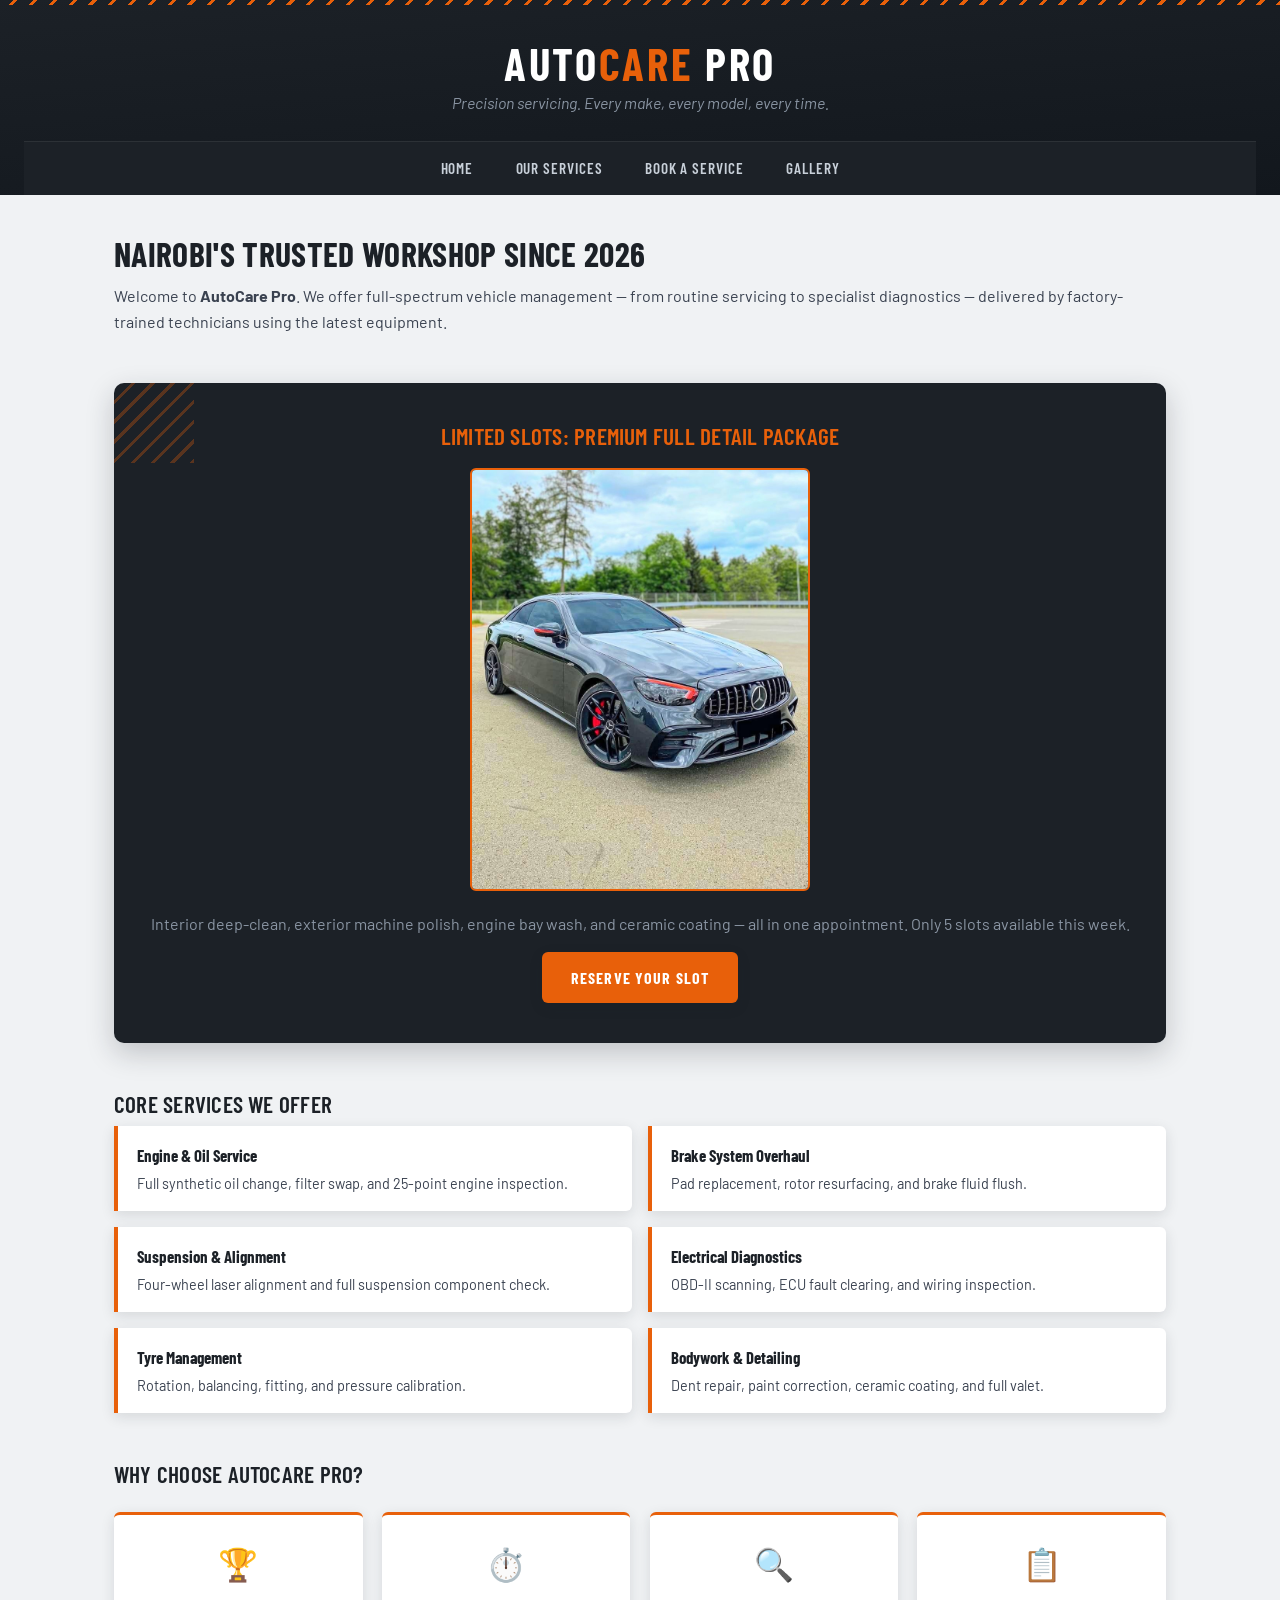
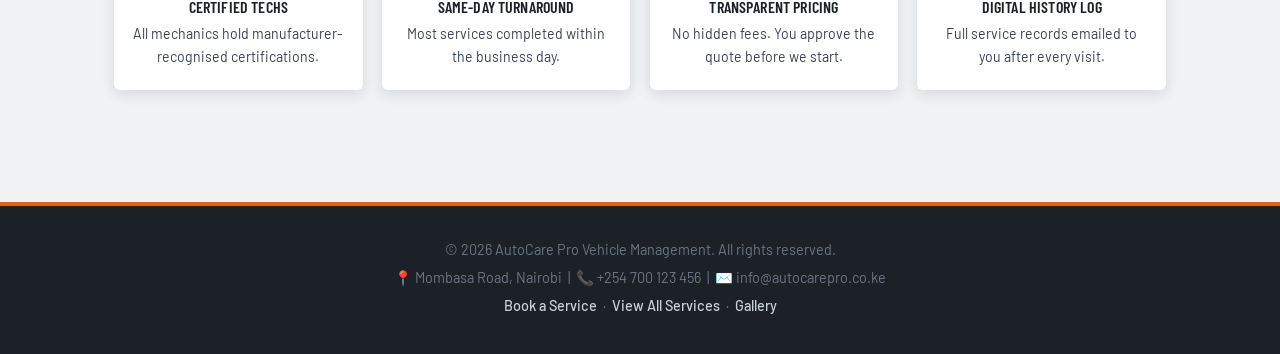
<file: index.html>
<!DOCTYPE html>
<html lang="en">
<head>
    <meta charset="UTF-8">
    <meta name="viewport" content="width=device-width, initial-scale=1.0">
    <title>AutoCare Pro | Expert Vehicle Management</title>
    <link rel="stylesheet" href="csslab.css">
</head>
<body>

    <header>
        <h1> AUTO<span>CARE</span> PRO</h1>
        <p><em>Precision servicing. Every make, every model, every time.</em></p>

        <nav>
            <a href="index.html">Home</a>
            <a href="services.html">Our Services</a>
            <a href="booking.html">Book a Service</a>
            <a href="gallery.html">Gallery</a>
        </nav>
    </header>

    <main>

        <section>
            <h2>Nairobi's Trusted Workshop Since 2026</h2>
            <p>Welcome to <strong>AutoCare Pro</strong>. We offer full-spectrum vehicle management — from routine servicing to specialist diagnostics — delivered by factory-trained technicians using the latest equipment.</p>
        </section>

        <section class="hero-banner">
            <h3> Limited Slots: Premium Full Detail Package</h3>
            <img src="img/1.jpg" alt="Premium full detail service">
            <p>Interior deep-clean, exterior machine polish, engine bay wash, and ceramic coating — all in one appointment. Only 5 slots available this week.</p>
            <a href="booking.html" class="btn">Reserve Your Slot</a>
        </section>

        <section>
            <h3>Core Services We Offer</h3>
            <ul class="services-list">
                <li>
                    <strong>Engine &amp; Oil Service</strong>
                    <p>Full synthetic oil change, filter swap, and 25-point engine inspection.</p>
                </li>
                <li>
                    <strong>Brake System Overhaul</strong>
                    <p>Pad replacement, rotor resurfacing, and brake fluid flush.</p>
                </li>
                <li>
                    <strong>Suspension &amp; Alignment</strong>
                    <p>Four-wheel laser alignment and full suspension component check.</p>
                </li>
                <li>
                    <strong>Electrical Diagnostics</strong>
                    <p>OBD-II scanning, ECU fault clearing, and wiring inspection.</p>
                </li>
                <li>
                    <strong>Tyre Management</strong>
                    <p>Rotation, balancing, fitting, and pressure calibration.</p>
                </li>
                <li>
                    <strong>Bodywork &amp; Detailing</strong>
                    <p>Dent repair, paint correction, ceramic coating, and full valet.</p>
                </li>
            </ul>
        </section>

        <section>
            <h3>Why Choose AutoCare Pro?</h3>
            <div class="why-grid">
                <div class="why-card">
                    <span class="why-icon">🏆</span>
                    <h4>Certified Techs</h4>
                    <p>All mechanics hold manufacturer-recognised certifications.</p>
                </div>
                <div class="why-card">
                    <span class="why-icon">⏱️</span>
                    <h4>Same-Day Turnaround</h4>
                    <p>Most services completed within the business day.</p>
                </div>
                <div class="why-card">
                    <span class="why-icon">🔍</span>
                    <h4>Transparent Pricing</h4>
                    <p>No hidden fees. You approve the quote before we start.</p>
                </div>
                <div class="why-card">
                    <span class="why-icon">📋</span>
                    <h4>Digital History Log</h4>
                    <p>Full service records emailed to you after every visit.</p>
                </div>
            </div>
        </section>

    </main>

    <footer>
        <p>&copy; 2026 AutoCare Pro Vehicle Management. All rights reserved.</p>
        <p>📍 Mombasa Road, Nairobi &nbsp;|&nbsp; 📞 +254 700 123 456 &nbsp;|&nbsp; ✉️ info@autocarepro.co.ke</p>
        <p><a href="booking.html">Book a Service</a> &nbsp;·&nbsp; <a href="services.html">View All Services</a> &nbsp;·&nbsp; <a href="gallery.html">Gallery</a></p>
    </footer>

</body>
</html>
</file>
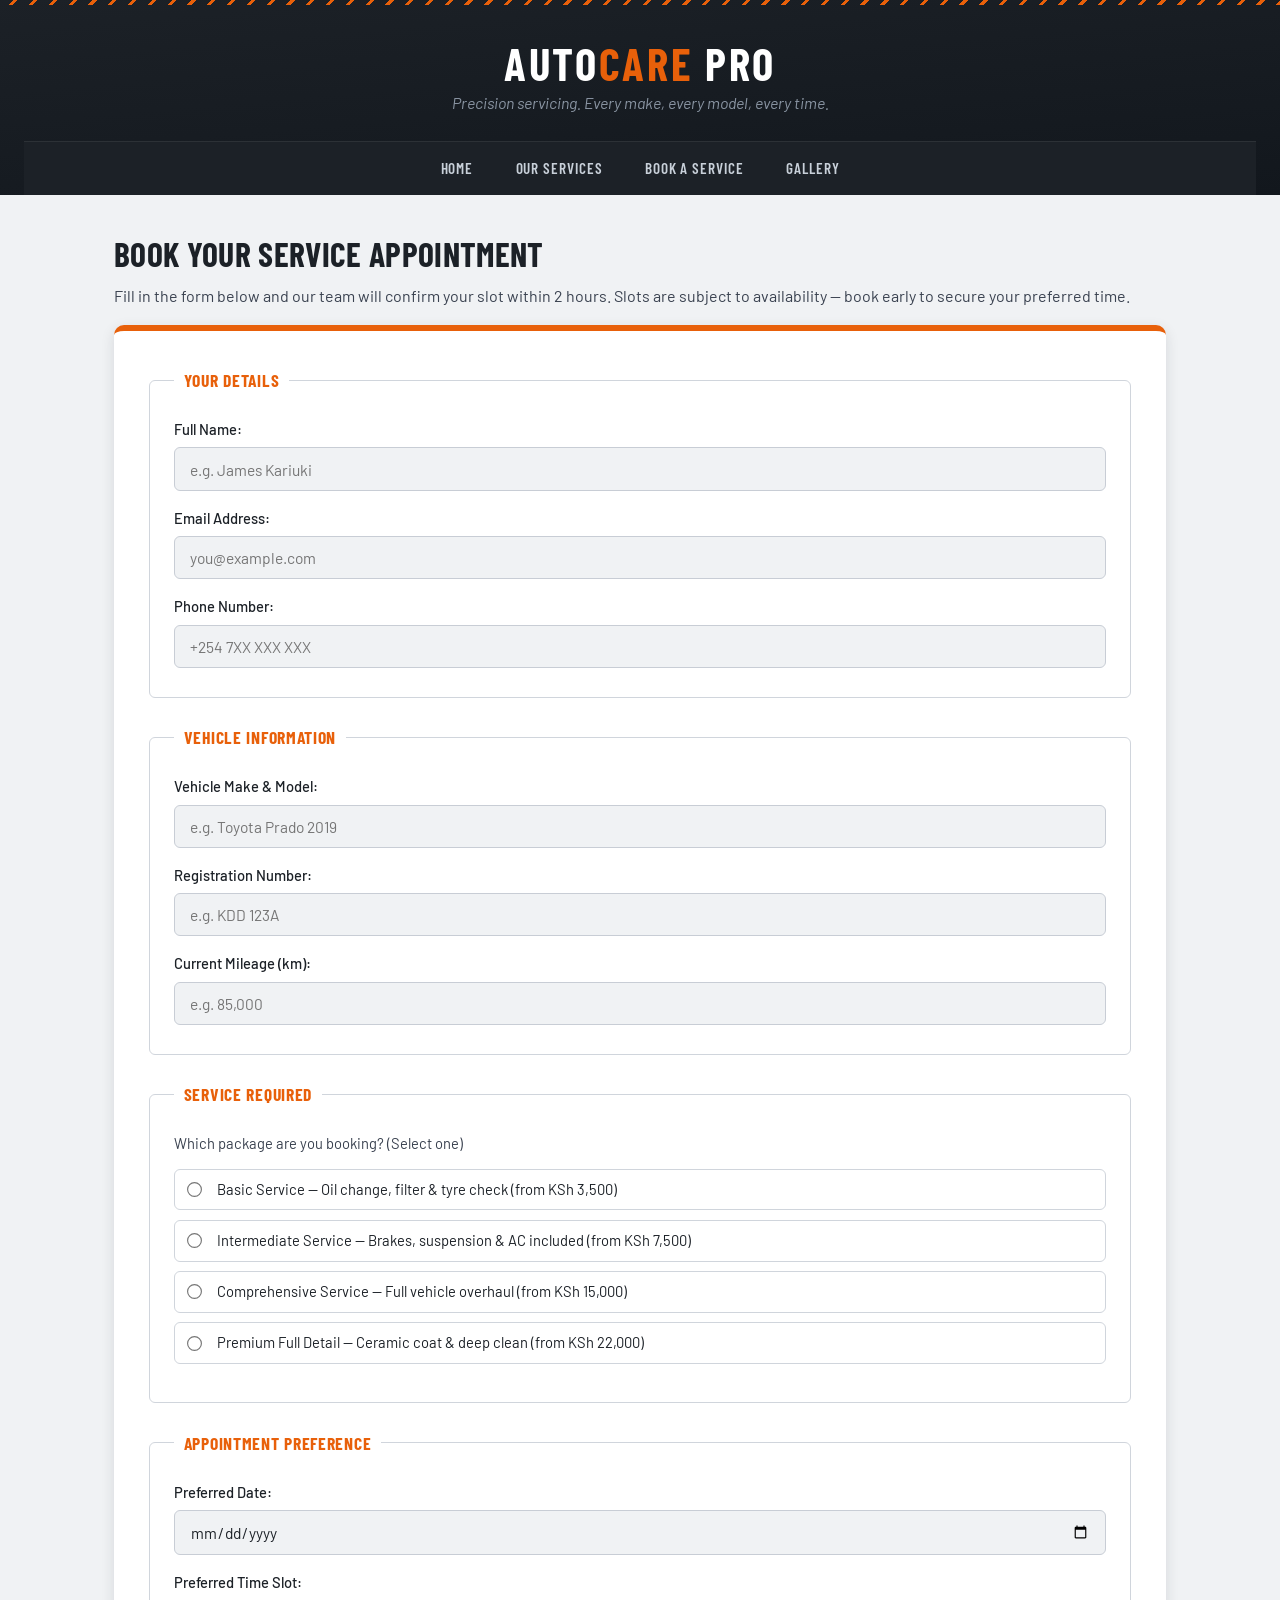
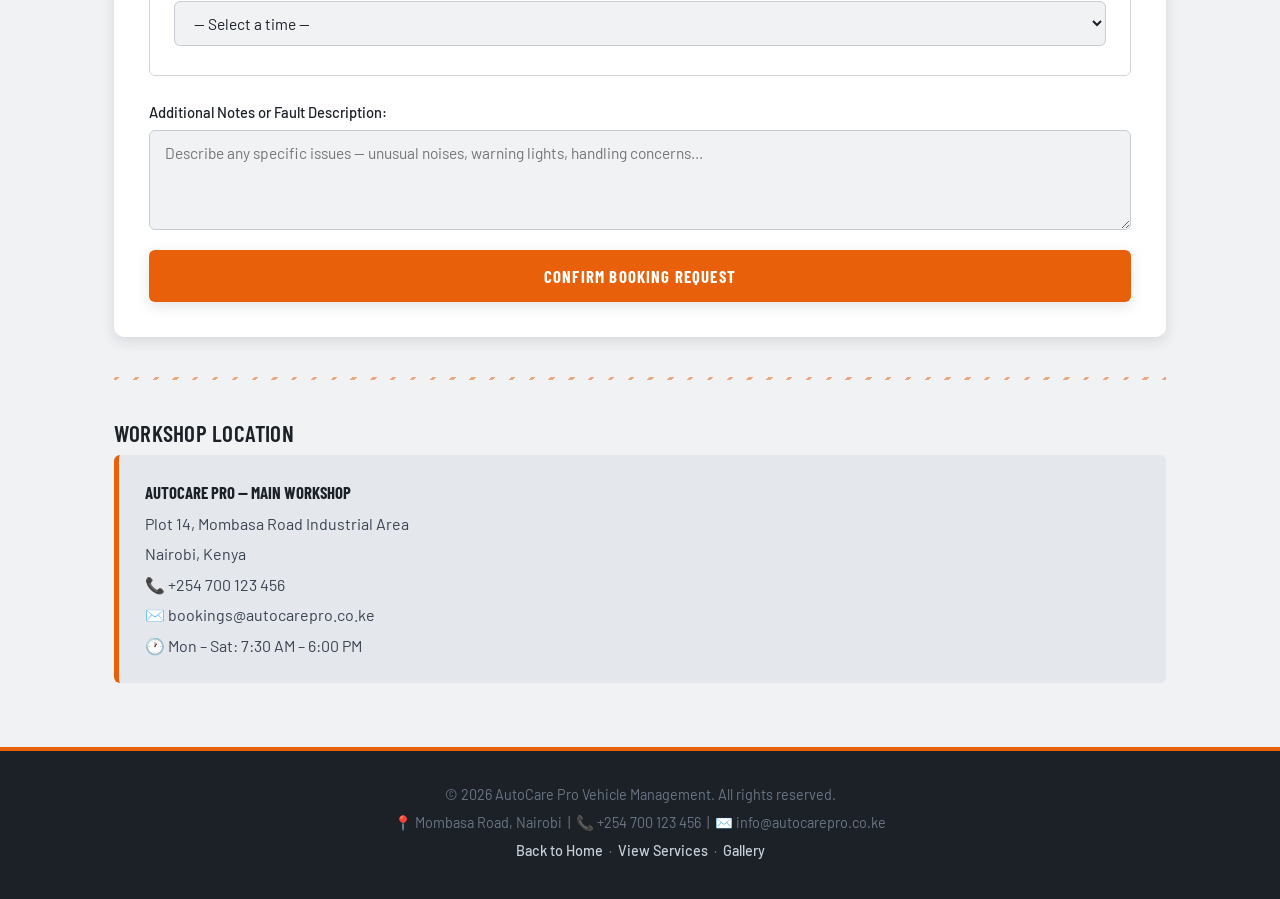
<file: booking.html>
<!DOCTYPE html>
<html lang="en">
<head>
    <meta charset="UTF-8">
    <meta name="viewport" content="width=device-width, initial-scale=1.0">
    <title>Book a Service | AutoCare Pro</title>
    <link rel="stylesheet" href="csslab.css">
</head>
<body>

    <header>
        <h1>AUTO<span>CARE</span> PRO</h1>
        <p><em>Precision servicing. Every make, every model, every time.</em></p>

        <nav>
            <a href="index.html">Home</a>
            <a href="services.html">Our Services</a>
            <a href="booking.html">Book a Service</a>
            <a href="gallery.html">Gallery</a>
        </nav>
    </header>

    <main>

        <h2>Book Your Service Appointment</h2>
        <p>Fill in the form below and our team will confirm your slot within 2 hours. Slots are subject to availability — book early to secure your preferred time.</p>

        <form action="#" method="post" class="form-card">

            <fieldset>
                <legend>Your Details</legend>

                <label for="fullname">Full Name:</label>
                <input type="text" id="fullname" name="fullname" placeholder="e.g. James Kariuki" required>

                <label for="email">Email Address:</label>
                <input type="email" id="email" name="email" placeholder="you@example.com" required>

                <label for="phone">Phone Number:</label>
                <input type="tel" id="phone" name="phone" placeholder="+254 7XX XXX XXX" required>
            </fieldset>

            <fieldset>
                <legend>Vehicle Information</legend>

                <label for="make">Vehicle Make &amp; Model:</label>
                <input type="text" id="make" name="make" placeholder="e.g. Toyota Prado 2019" required>

                <label for="regno">Registration Number:</label>
                <input type="text" id="regno" name="regno" placeholder="e.g. KDD 123A" required>

                <label for="mileage">Current Mileage (km):</label>
                <input type="text" id="mileage" name="mileage" placeholder="e.g. 85,000">
            </fieldset>

            <fieldset>
                <legend>Service Required</legend>
                <p>Which package are you booking? (Select one)</p>

                <div class="radio-option">
                    <input type="radio" id="basic" name="package" value="basic">
                    <label for="basic">Basic Service — Oil change, filter &amp; tyre check (from KSh 3,500)</label>
                </div>

                <div class="radio-option">
                    <input type="radio" id="intermediate" name="package" value="intermediate">
                    <label for="intermediate">Intermediate Service — Brakes, suspension &amp; AC included (from KSh 7,500)</label>
                </div>

                <div class="radio-option">
                    <input type="radio" id="comprehensive" name="package" value="comprehensive">
                    <label for="comprehensive">Comprehensive Service — Full vehicle overhaul (from KSh 15,000)</label>
                </div>

                <div class="radio-option">
                    <input type="radio" id="premium" name="package" value="premium">
                    <label for="premium">Premium Full Detail — Ceramic coat &amp; deep clean (from KSh 22,000)</label>
                </div>
            </fieldset>

            <fieldset>
                <legend>Appointment Preference</legend>

                <label for="date">Preferred Date:</label>
                <input type="date" id="date" name="date" required>

                <label for="timeslot">Preferred Time Slot:</label>
                <select id="timeslot" name="timeslot">
                    <option value="">— Select a time —</option>
                    <option value="0800">08:00 AM – 10:00 AM</option>
                    <option value="1000">10:00 AM – 12:00 PM</option>
                    <option value="1200">12:00 PM – 02:00 PM</option>
                    <option value="1400">02:00 PM – 04:00 PM</option>
                    <option value="1600">04:00 PM – 06:00 PM</option>
                </select>
            </fieldset>

            <label for="notes">Additional Notes or Fault Description:</label>
            <textarea id="notes" name="notes" placeholder="Describe any specific issues — unusual noises, warning lights, handling concerns..."></textarea>

            <input type="submit" value="Confirm Booking Request">

        </form>

        <hr>

        <h3>Workshop Location</h3>
        <address>
            <strong>AutoCare Pro — Main Workshop</strong><br>
            Plot 14, Mombasa Road Industrial Area<br>
            Nairobi, Kenya<br>
            📞 +254 700 123 456<br>
            ✉️ bookings@autocarepro.co.ke<br>
            🕐 Mon – Sat: 7:30 AM – 6:00 PM
        </address>

    </main>

    <footer>
        <p>&copy; 2026 AutoCare Pro Vehicle Management. All rights reserved.</p>
        <p>📍 Mombasa Road, Nairobi &nbsp;|&nbsp; 📞 +254 700 123 456 &nbsp;|&nbsp; ✉️ info@autocarepro.co.ke</p>
        <p><a href="index.html">Back to Home</a> &nbsp;·&nbsp; <a href="services.html">View Services</a> &nbsp;·&nbsp; <a href="gallery.html">Gallery</a></p>
    </footer>

</body>
</html>
</file>
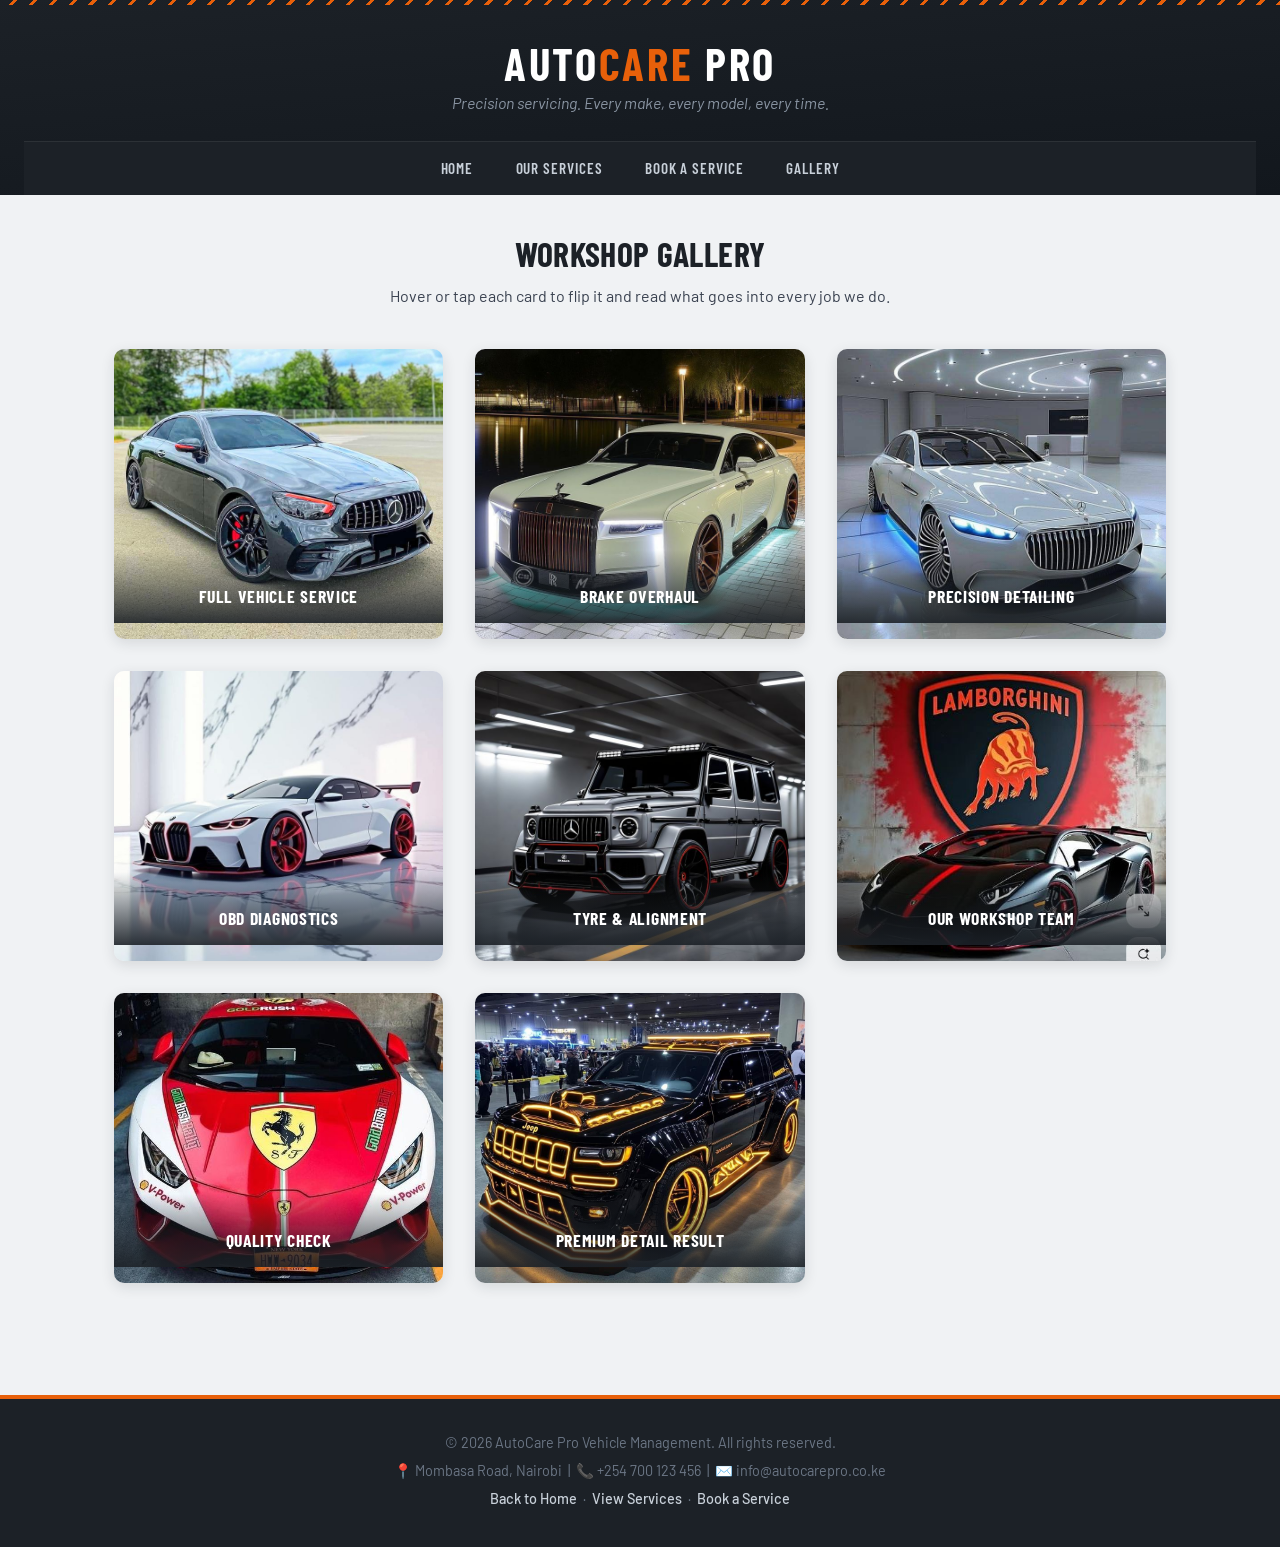
<file: gallery.html>
<!DOCTYPE html>
<html lang="en">
<head>
    <meta charset="UTF-8">
    <meta name="viewport" content="width=device-width, initial-scale=1.0">
    <title>Gallery | AutoCare Pro</title>
    <link rel="stylesheet" href="csslab.css">
</head>
<body>

    <header>
        <h1> AUTO<span>CARE</span> PRO</h1>
        <p><em>Precision servicing. Every make, every model, every time.</em></p>

        <nav>
            <a href="index.html">Home</a>
            <a href="services.html">Our Services</a>
            <a href="booking.html">Book a Service</a>
            <a href="gallery.html">Gallery</a>
        </nav>
    </header>

    <main>

        <section class="gallery-intro">
            <h2>Workshop Gallery</h2>
            <p>Hover or tap each card to flip it and read what goes into every job we do.</p>
        </section>

        <section class="flip-grid">

            <div class="flip-card" tabindex="0">
                <div class="flip-card-inner">
                    <div class="flip-card-front">
                        <img src="img/1.jpg" alt="Full vehicle service in progress">
                        <p class="flip-label">Full Vehicle Service</p>
                    </div>
                    <div class="flip-card-back">
                        <h4>Full Vehicle Service</h4>
                        <p>25-point mechanical inspection covering engine, transmission, brakes, suspension, and all fluid levels — documented and emailed to you.</p>
                    </div>
                </div>
            </div>

            <div class="flip-card" tabindex="0">
                <div class="flip-card-inner">
                    <div class="flip-card-front">
                        <img src="img/2.jpg" alt="Brake system overhaul">
                        <p class="flip-label">Brake Overhaul</p>
                    </div>
                    <div class="flip-card-back">
                        <h4>Brake Overhaul</h4>
                        <p>New pads, resurfaced rotors, fresh brake fluid, and a full bleed — your stopping power restored to factory spec.</p>
                    </div>
                </div>
            </div>

            <div class="flip-card" tabindex="0">
                <div class="flip-card-inner">
                    <div class="flip-card-front">
                        <img src="img/3.jpg" alt="Close-up precision detailing work">
                        <p class="flip-label">Precision Detailing</p>
                    </div>
                    <div class="flip-card-back">
                        <h4>Precision Detailing</h4>
                        <p>Panel-by-panel paint decontamination, clay bar treatment, and machine polishing to remove swirls and scratches before ceramic coating.</p>
                    </div>
                </div>
            </div>

            <div class="flip-card" tabindex="0">
                <div class="flip-card-inner">
                    <div class="flip-card-front">
                        <img src="img/4.jpg" alt="Electrical diagnostics scan">
                        <p class="flip-label">OBD Diagnostics</p>
                    </div>
                    <div class="flip-card-back">
                        <h4>OBD Diagnostics</h4>
                        <p>Full OBD-II scan across all modules — engine, gearbox, ABS, airbag, and climate — with fault codes cleared and action report issued.</p>
                    </div>
                </div>
            </div>

            <div class="flip-card" tabindex="0">
                <div class="flip-card-inner">
                    <div class="flip-card-front">
                        <img src="img/5.jpg" alt="Tyre fitting and alignment">
                        <p class="flip-label">Tyre &amp; Alignment</p>
                    </div>
                    <div class="flip-card-back">
                        <h4>Tyre &amp; Alignment</h4>
                        <p>Four-wheel laser alignment to manufacturer tolerances, tyre rotation, dynamic balancing, and nitrogen inflation for even wear.</p>
                    </div>
                </div>
            </div>

            <div class="flip-card" tabindex="0">
                <div class="flip-card-inner">
                    <div class="flip-card-front">
                        <img src="img/6.jpg" alt="Workshop team at work">
                        <p class="flip-label">Our Workshop Team</p>
                    </div>
                    <div class="flip-card-back">
                        <h4>Our Workshop Team</h4>
                        <p>12 certified technicians, 3 specialist bays, and a combined 80+ years of automotive experience — all under one roof in Nairobi.</p>
                    </div>
                </div>
            </div>

            <div class="flip-card" tabindex="0">
                <div class="flip-card-inner">
                    <div class="flip-card-front">
                        <img src="img/7.jpg" alt="Post-service vehicle inspection">
                        <p class="flip-label">Quality Check</p>
                    </div>
                    <div class="flip-card-back">
                        <h4>Final Quality Check</h4>
                        <p>Every vehicle goes through a road test and second-tech sign-off before handback — no job leaves our bay without a clean bill of health.</p>
                    </div>
                </div>
            </div>

            <div class="flip-card" tabindex="0">
                <div class="flip-card-inner">
                    <div class="flip-card-front">
                        <img src="img/8.jpg" alt="Premium full detail and ceramic coat result">
                        <p class="flip-label">Premium Detail Result</p>
                    </div>
                    <div class="flip-card-back">
                        <h4>Premium Detail Result</h4>
                        <p>The finished product: glass-like ceramic coating, spotless interior, engine bay cleaned to showroom standard. Protection lasts up to 3 years.</p>
                    </div>
                </div>
            </div>

        </section>

    </main>

    <footer>
        <p>&copy; 2026 AutoCare Pro Vehicle Management. All rights reserved.</p>
        <p>📍 Mombasa Road, Nairobi &nbsp;|&nbsp; 📞 +254 700 123 456 &nbsp;|&nbsp; ✉️ info@autocarepro.co.ke</p>
        <p><a href="index.html">Back to Home</a> &nbsp;·&nbsp; <a href="services.html">View Services</a> &nbsp;·&nbsp; <a href="booking.html">Book a Service</a></p>
    </footer>

</body>
</html>
</file>
<file: csslab.css>
/* ==========================================================================
   AUTOCARE PRO — csslab.css
   Single external stylesheet for all pages (index, services, booking, gallery)
   Design language: precision automotive workshop — clean steel, rich charcoal,
   and a signal-orange accent that reads "workshop alert" without shouting.
   ========================================================================== */

/* ---------- Google Font import ---------- */
@import url('https://fonts.googleapis.com/css2?family=Barlow+Condensed:wght@600;700&family=Barlow:wght@400;500;600&display=swap');

/* ---------- Design tokens ---------- */
:root {
  --steel:        #F0F2F4;   /* page background, brushed-steel light */
  --charcoal:     #1C2127;   /* headers, dark text, navbar */
  --mid:          #3A4250;   /* secondary text, borders */
  --panel:        #E4E8ED;   /* card backgrounds */
  --white:        #FFFFFF;
  --orange:       #E8600A;   /* primary accent — workshop orange */
  --orange-dark:  #C04E05;
  --orange-glow:  rgba(232, 96, 10, 0.15);

  --font-display: "Barlow Condensed", "Arial Narrow", sans-serif;
  --font-body:    "Barlow", -apple-system, sans-serif;

  --radius:       6px;
  --radius-lg:    10px;
  --shadow-soft:  0 4px 14px rgba(28, 33, 39, 0.12);
  --shadow-lift:  0 10px 28px rgba(28, 33, 39, 0.22);

  /* Diagonal pinstripe — echoes racing/workshop tape markings */
  --pinstripe: repeating-linear-gradient(
    -45deg,
    var(--orange) 0px,
    var(--orange) 3px,
    transparent 3px,
    transparent 14px
  );
}

/* ---------- Reset & base ---------- */
* {
  margin: 0;
  padding: 0;
  box-sizing: border-box;
}

html {
  scroll-behavior: smooth;
}

body {
  font-family: var(--font-body);
  background-color: var(--steel);
  color: var(--charcoal);
  line-height: 1.6;
  font-size: 16px;
}

img {
  max-width: 100%;
  display: block;
}

a {
  color: var(--orange);
  text-decoration: none;
  transition: color 0.2s ease;
}

a:hover {
  color: var(--orange-dark);
}

h1, h2, h3, h4 {
  font-family: var(--font-display);
  color: var(--charcoal);
  line-height: 1.15;
  letter-spacing: 0.01em;
  text-transform: uppercase;
}

h1 { font-size: 2.8rem; font-weight: 700; }
h2 { font-size: 2.1rem; font-weight: 700; margin-bottom: 0.6rem; }
h3 { font-size: 1.45rem; font-weight: 600; margin-bottom: 0.5rem; }
h4 { font-size: 1.1rem; font-weight: 600; }

p { margin-bottom: 1rem; color: var(--mid); }

ul { list-style: none; }

hr {
  border: none;
  height: 3px;
  background: var(--pinstripe);
  margin: 2.5rem 0;
  opacity: 0.5;
}

/* ---------- Layout shell ---------- */
main {
  max-width: 1100px;
  margin: 0 auto;
  padding: 2.5rem 1.5rem 4rem;
}

section {
  margin-bottom: 3rem;
}

/* ==========================================================================
   HEADER
   ========================================================================== */

header {
  background: linear-gradient(175deg, var(--charcoal) 0%, #12171d 100%);
  color: var(--white);
  text-align: center;
  padding: 2.4rem 1.5rem 0;
  position: relative;
  overflow: hidden;
}

/* Diagonal pinstripe accent strip across the top of the header */
header::before {
  content: "";
  position: absolute;
  top: 0; left: 0; right: 0;
  height: 5px;
  background: var(--pinstripe);
}

header h1 {
  color: var(--white);
  letter-spacing: 0.06em;
}

header h1 span {
  color: var(--orange);
}

header > p {
  color: #8A95A3;
  font-style: italic;
  margin-bottom: 1.6rem;
  font-size: 1rem;
}

/* ==========================================================================
   NAVBAR — Flexbox top navigation
   ========================================================================== */

nav {
  display: flex;
  justify-content: center;
  align-items: center;
  flex-wrap: wrap;
  gap: 0 0.25rem;
  background-color: var(--charcoal);
  border-top: 1px solid rgba(255,255,255,0.07);
  padding: 0 1.5rem;
  /* hide any leftover " | " text from original markup */
  font-size: 0;
}

nav a {
  font-family: var(--font-display);
  font-size: 0.95rem;
  font-weight: 600;
  letter-spacing: 0.06em;
  text-transform: uppercase;
  color: #C8D0D9;
  padding: 0.9rem 1.2rem;
  display: inline-block;
  position: relative;
  transition: color 0.2s ease;
}

nav a::after {
  content: "";
  position: absolute;
  left: 1.2rem;
  right: 1.2rem;
  bottom: 0;
  height: 3px;
  background-color: var(--orange);
  transform: scaleX(0);
  transform-origin: center;
  transition: transform 0.25s ease;
}

nav a:hover {
  color: var(--white);
}

nav a:hover::after {
  transform: scaleX(1);
}

/* ==========================================================================
   FOOTER
   ========================================================================== */

footer {
  background-color: var(--charcoal);
  color: #6B7685;
  text-align: center;
  padding: 2rem 1.5rem;
  font-size: 0.9rem;
  border-top: 4px solid var(--orange);
}

footer p {
  color: #6B7685;
  margin-bottom: 0.3rem;
}

footer a {
  color: #C8D0D9;
  font-weight: 500;
}

footer a:hover {
  color: var(--orange);
}

/* ==========================================================================
   BUTTONS
   ========================================================================== */

.btn,
input[type="submit"] {
  display: inline-block;
  font-family: var(--font-display);
  font-weight: 700;
  font-size: 1rem;
  letter-spacing: 0.07em;
  text-transform: uppercase;
  color: var(--white);
  background-color: var(--orange);
  border: none;
  border-radius: var(--radius);
  padding: 0.8rem 1.8rem;
  cursor: pointer;
  transition: background-color 0.2s ease, transform 0.15s ease, box-shadow 0.2s ease;
  box-shadow: var(--shadow-soft);
}

.btn:hover,
input[type="submit"]:hover {
  background-color: var(--orange-dark);
  transform: translateY(-2px);
  box-shadow: var(--shadow-lift);
  color: var(--white);
}

.btn:active,
input[type="submit"]:active {
  transform: translateY(0);
}

.btn-outline {
  background-color: transparent;
  border: 2px solid var(--orange);
  color: var(--orange);
  box-shadow: none;
}

.btn-outline:hover {
  background-color: var(--orange);
  color: var(--white);
}

/* ==========================================================================
   HOME PAGE
   ========================================================================== */

.hero-banner {
  background-color: var(--charcoal);
  border-radius: var(--radius-lg);
  padding: 2.5rem 2rem;
  text-align: center;
  box-shadow: var(--shadow-lift);
  position: relative;
  overflow: hidden;
}

/* Corner tape decoration */
.hero-banner::before {
  content: "";
  position: absolute;
  top: 0; left: 0;
  width: 80px;
  height: 80px;
  background: var(--pinstripe);
  opacity: 0.3;
}

.hero-banner h3 {
  color: var(--orange);
  margin-bottom: 0.8rem;
}

.hero-banner p {
  color: #8A95A3;
}

.hero-banner img {
  margin: 1.2rem auto;
  border-radius: var(--radius);
  border: 2px solid var(--orange);
  max-width: 340px;
  transition: transform 0.35s ease, box-shadow 0.35s ease;
}

.hero-banner img:hover {
  transform: scale(1.04);
  box-shadow: 0 0 28px rgba(232, 96, 10, 0.4);
}

.services-list {
  display: grid;
  grid-template-columns: 1fr 1fr;
  gap: 1rem;
}

.services-list li {
  background-color: var(--white);
  border-left: 4px solid var(--orange);
  padding: 1rem 1.2rem;
  border-radius: 0 var(--radius) var(--radius) 0;
  box-shadow: var(--shadow-soft);
  transition: transform 0.2s ease, box-shadow 0.2s ease;
}

.services-list li:hover {
  transform: translateX(5px);
  box-shadow: var(--shadow-lift);
}

.services-list strong {
  color: var(--charcoal);
  font-family: var(--font-display);
  font-size: 1.05rem;
  display: block;
  margin-bottom: 0.2rem;
}

.services-list li p {
  margin-bottom: 0;
  font-size: 0.9rem;
}

/* Why-choose cards row */
.why-grid {
  display: grid;
  grid-template-columns: repeat(auto-fill, minmax(200px, 1fr));
  gap: 1.2rem;
  margin-top: 1.5rem;
}

.why-card {
  background-color: var(--white);
  border-radius: var(--radius);
  padding: 1.4rem 1.2rem;
  text-align: center;
  box-shadow: var(--shadow-soft);
  border-top: 3px solid var(--orange);
  transition: transform 0.2s ease;
}

.why-card:hover {
  transform: translateY(-4px);
}

.why-card .why-icon {
  font-size: 2rem;
  margin-bottom: 0.6rem;
  display: block;
}

.why-card h4 {
  margin-bottom: 0.4rem;
  font-size: 1rem;
}

.why-card p {
  font-size: 0.88rem;
  margin-bottom: 0;
}

/* ==========================================================================
   SERVICES PAGE (shop.html)
   ========================================================================== */

.video-card {
  background-color: var(--charcoal);
  border-radius: var(--radius-lg);
  padding: 1.5rem;
  text-align: center;
  box-shadow: var(--shadow-lift);
}

.video-card h3 {
  color: var(--white);
  margin-bottom: 1rem;
}

.video-card video {
  margin: 0 auto;
  border-radius: var(--radius);
  border: 2px solid var(--orange);
  max-width: 100%;
}

.featured-banner {
  background-color: var(--white);
  border: 1px solid #D0D5DC;
  border-radius: var(--radius-lg);
  padding: 2rem 1.5rem;
  text-align: center;
  position: relative;
  overflow: hidden;
  box-shadow: var(--shadow-soft);
}

.featured-banner::after {
  content: "FEATURED";
  position: absolute;
  top: 14px;
  right: -28px;
  background-color: var(--orange);
  color: var(--white);
  font-family: var(--font-display);
  font-size: 0.75rem;
  font-weight: 700;
  letter-spacing: 0.1em;
  padding: 4px 40px;
  transform: rotate(45deg);
}

.featured-banner h3 {
  color: var(--orange);
}

.featured-banner img {
  margin: 1rem auto;
  border-radius: var(--radius);
  max-width: 320px;
  transition: transform 0.3s ease;
}

.featured-banner img:hover {
  transform: scale(1.04);
}

/* Service package cards grid */
.service-grid {
  display: grid;
  grid-template-columns: repeat(auto-fill, minmax(220px, 1fr));
  gap: 1.5rem;
  margin-bottom: 2.5rem;
}

.service-card {
  background-color: var(--white);
  border: 1px solid #D0D5DC;
  border-radius: var(--radius-lg);
  padding: 1.2rem;
  text-align: center;
  transition: transform 0.25s ease, box-shadow 0.25s ease, border-color 0.25s ease;
  position: relative;
  overflow: hidden;
}

.service-card:hover {
  transform: translateY(-6px);
  box-shadow: var(--shadow-lift);
  border-color: var(--orange);
}

.service-card img {
  border-radius: var(--radius);
  margin-bottom: 0.8rem;
  aspect-ratio: 1 / 1;
  object-fit: cover;
  width: 100%;
}

.service-card p {
  color: var(--charcoal);
  margin-bottom: 0;
  font-size: 0.95rem;
  font-family: var(--font-display);
  font-size: 1rem;
  text-transform: uppercase;
  letter-spacing: 0.03em;
}

.service-card .price-tag {
  display: inline-block;
  background-color: var(--orange-glow);
  color: var(--orange-dark);
  font-weight: 600;
  font-size: 0.85rem;
  padding: 0.2rem 0.6rem;
  border-radius: 20px;
  margin-top: 0.4rem;
  font-family: var(--font-body);
  text-transform: none;
  letter-spacing: 0;
}

/* Specs/comparison table */
table {
  width: 100%;
  border-collapse: collapse;
  background-color: var(--white);
  border-radius: var(--radius-lg);
  overflow: hidden;
  box-shadow: var(--shadow-soft);
}

thead {
  background-color: var(--charcoal);
}

th {
  color: var(--white);
  font-family: var(--font-display);
  font-weight: 700;
  font-size: 1rem;
  text-align: left;
  padding: 0.9rem 1.2rem;
  letter-spacing: 0.04em;
  text-transform: uppercase;
}

td {
  padding: 0.85rem 1.2rem;
  border-bottom: 1px solid var(--panel);
  color: var(--mid);
}

tbody tr:hover {
  background-color: var(--panel);
}

tbody tr:last-child td {
  border-bottom: none;
}

/* ==========================================================================
   BOOKING FORM PAGE (order.html)
   ========================================================================== */

.form-card {
  background-color: var(--white);
  border-radius: var(--radius-lg);
  padding: 2.2rem;
  box-shadow: var(--shadow-soft);
  border-top: 6px solid var(--orange);
}

fieldset {
  border: 1px solid #D0D5DC;
  border-radius: var(--radius);
  padding: 1.5rem 1.5rem 1.8rem;
  margin-bottom: 1.6rem;
}

legend {
  font-family: var(--font-display);
  font-weight: 700;
  color: var(--orange);
  padding: 0 0.6rem;
  font-size: 1.1rem;
  letter-spacing: 0.04em;
  text-transform: uppercase;
}

label {
  display: block;
  font-weight: 500;
  color: var(--charcoal);
  margin-bottom: 0.35rem;
  margin-top: 1rem;
  font-size: 0.92rem;
}

fieldset > label:first-of-type {
  margin-top: 0;
}

input[type="text"],
input[type="email"],
input[type="tel"],
input[type="date"],
select,
textarea {
  width: 100%;
  font-family: var(--font-body);
  font-size: 0.97rem;
  color: var(--charcoal);
  background-color: var(--steel);
  border: 1px solid #C8CDD5;
  border-radius: var(--radius);
  padding: 0.7rem 0.9rem;
  transition: border-color 0.2s ease, box-shadow 0.2s ease;
}

input[type="text"]:focus,
input[type="email"]:focus,
input[type="tel"]:focus,
input[type="date"]:focus,
select:focus,
textarea:focus {
  outline: none;
  border-color: var(--orange);
  box-shadow: 0 0 0 3px var(--orange-glow);
}

textarea {
  resize: vertical;
  min-height: 100px;
}

fieldset p {
  color: var(--mid);
  font-size: 0.92rem;
  margin-top: 0;
  margin-bottom: 0.8rem;
}

input[type="radio"],
input[type="checkbox"] {
  accent-color: var(--orange);
  margin-right: 0.5rem;
  transform: scale(1.15);
}

.radio-option {
  display: flex;
  align-items: center;
  gap: 0.5rem;
  padding: 0.5rem 0.8rem;
  border: 1px solid #D0D5DC;
  border-radius: var(--radius);
  margin-bottom: 0.6rem;
  cursor: pointer;
  transition: border-color 0.2s ease, background-color 0.2s ease;
}

.radio-option:hover {
  border-color: var(--orange);
  background-color: var(--orange-glow);
}

.radio-option label {
  margin: 0;
  cursor: pointer;
  font-weight: 400;
}

form .btn,
form input[type="submit"] {
  margin-top: 0.8rem;
  width: 100%;
  padding: 1rem;
  font-size: 1.05rem;
}

address {
  background-color: var(--panel);
  border-radius: var(--radius);
  padding: 1.4rem 1.6rem;
  font-style: normal;
  color: var(--mid);
  border-left: 5px solid var(--orange);
  line-height: 1.9;
}

address strong {
  color: var(--charcoal);
  font-family: var(--font-display);
  font-size: 1.05rem;
  text-transform: uppercase;
}

/* ==========================================================================
   GALLERY PAGE — CSS Flip Cards
   ========================================================================== */

.gallery-intro {
  text-align: center;
  max-width: 600px;
  margin: 0 auto 2.5rem;
}

.gallery-intro h2 {
  margin-bottom: 0.6rem;
}

.flip-grid {
  display: grid;
  grid-template-columns: repeat(auto-fill, minmax(240px, 1fr));
  gap: 2rem;
}

.flip-card {
  perspective: 1200px;
  height: 290px;
  cursor: pointer;
}

.flip-card-inner {
  position: relative;
  width: 100%;
  height: 100%;
  transition: transform 0.65s cubic-bezier(0.4, 0.2, 0.2, 1);
  transform-style: preserve-3d;
}

.flip-card:hover .flip-card-inner,
.flip-card:focus-within .flip-card-inner {
  transform: rotateY(180deg);
}

.flip-card-front,
.flip-card-back {
  position: absolute;
  inset: 0;
  width: 100%;
  height: 100%;
  backface-visibility: hidden;
  border-radius: var(--radius-lg);
  overflow: hidden;
  box-shadow: var(--shadow-soft);
}

.flip-card-front img {
  width: 100%;
  height: 100%;
  object-fit: cover;
}

.flip-card-front .flip-label {
  position: absolute;
  bottom: 0;
  left: 0;
  right: 0;
  background: linear-gradient(180deg, transparent 0%, rgba(28,33,39,0.9) 100%);
  color: var(--white);
  padding: 2rem 1rem 0.8rem;
  font-family: var(--font-display);
  font-weight: 700;
  font-size: 1.1rem;
  text-align: center;
  letter-spacing: 0.04em;
  text-transform: uppercase;
}

.flip-card-back {
  background-color: var(--charcoal);
  color: var(--white);
  transform: rotateY(180deg);
  display: flex;
  flex-direction: column;
  align-items: center;
  justify-content: center;
  text-align: center;
  padding: 1.6rem;
  border: 2px solid var(--orange);
}

.flip-card-back h4 {
  color: var(--orange);
  margin-bottom: 0.6rem;
  font-size: 1.2rem;
}

.flip-card-back p {
  color: #A8B2BE;
  font-size: 0.9rem;
  line-height: 1.55;
  margin-bottom: 0;
}

/* ==========================================================================
   RESPONSIVE DESIGN
   ========================================================================== */

@media (max-width: 768px) {
  h1 { font-size: 2rem; }
  h2 { font-size: 1.6rem; }

  .services-list {
    grid-template-columns: 1fr;
  }

  .why-grid {
    grid-template-columns: 1fr 1fr;
  }
}

@media (max-width: 600px) {
  nav {
    padding: 0 0.5rem;
  }

  nav a {
    font-size: 0.82rem;
    padding: 0.75rem 0.7rem;
  }

  main {
    padding: 1.8rem 1rem 3rem;
  }

  .form-card {
    padding: 1.4rem;
  }

  .flip-card {
    height: 240px;
  }

  .why-grid {
    grid-template-columns: 1fr;
  }
}

/* Respect reduced-motion preferences */
@media (prefers-reduced-motion: reduce) {
  * {
    transition: none !important;
    animation: none !important;
  }
}
</file>
